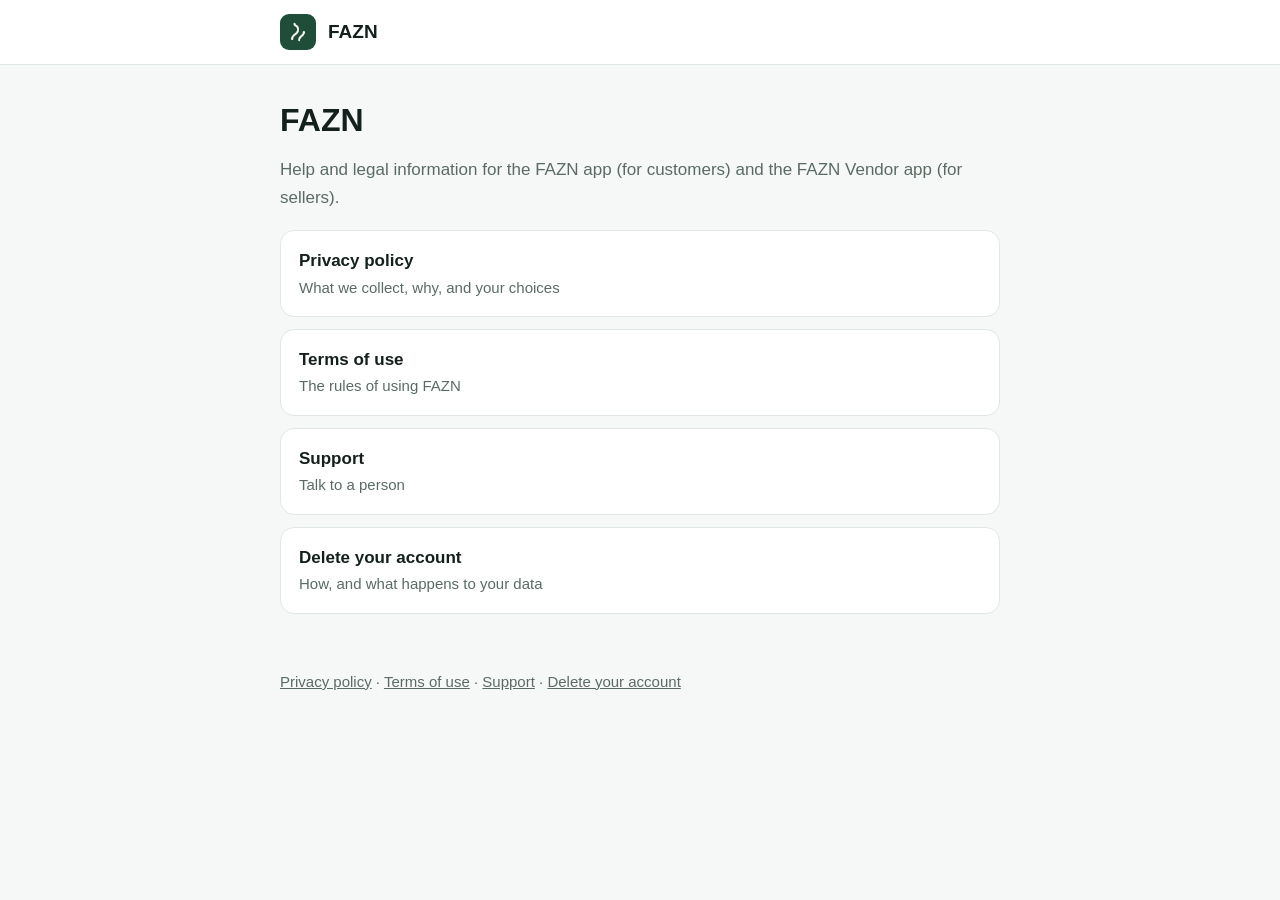
<file: index.html>
<!doctype html>
<html lang="en"><head><meta charset="utf-8"><meta name="viewport" content="width=device-width,initial-scale=1">
<title>FAZN · FAZN</title><meta name="description" content="Help and legal information for the FAZN apps">
<link rel="icon" href="./favicon.png"><link rel="stylesheet" href="./style.css"></head>
<body><header><div class="bar"><img src="./favicon.png" alt=""><a href="./">FAZN</a></div></header>
<main>
<h1>FAZN</h1>
<p class="muted">Help and legal information for the FAZN app (for customers) and the FAZN Vendor app (for sellers).</p>
<div class="grid">
<a href="./privacy/"><strong>Privacy policy</strong><span>What we collect, why, and your choices</span></a>
<a href="./terms/"><strong>Terms of use</strong><span>The rules of using FAZN</span></a>
<a href="./support/"><strong>Support</strong><span>Talk to a person</span></a>
<a href="./delete-account/"><strong>Delete your account</strong><span>How, and what happens to your data</span></a>
</div></main>
<footer><a href="./privacy/">Privacy policy</a> · <a href="./terms/">Terms of use</a> · <a href="./support/">Support</a> · <a href="./delete-account/">Delete your account</a></footer>
</body></html>
</file>
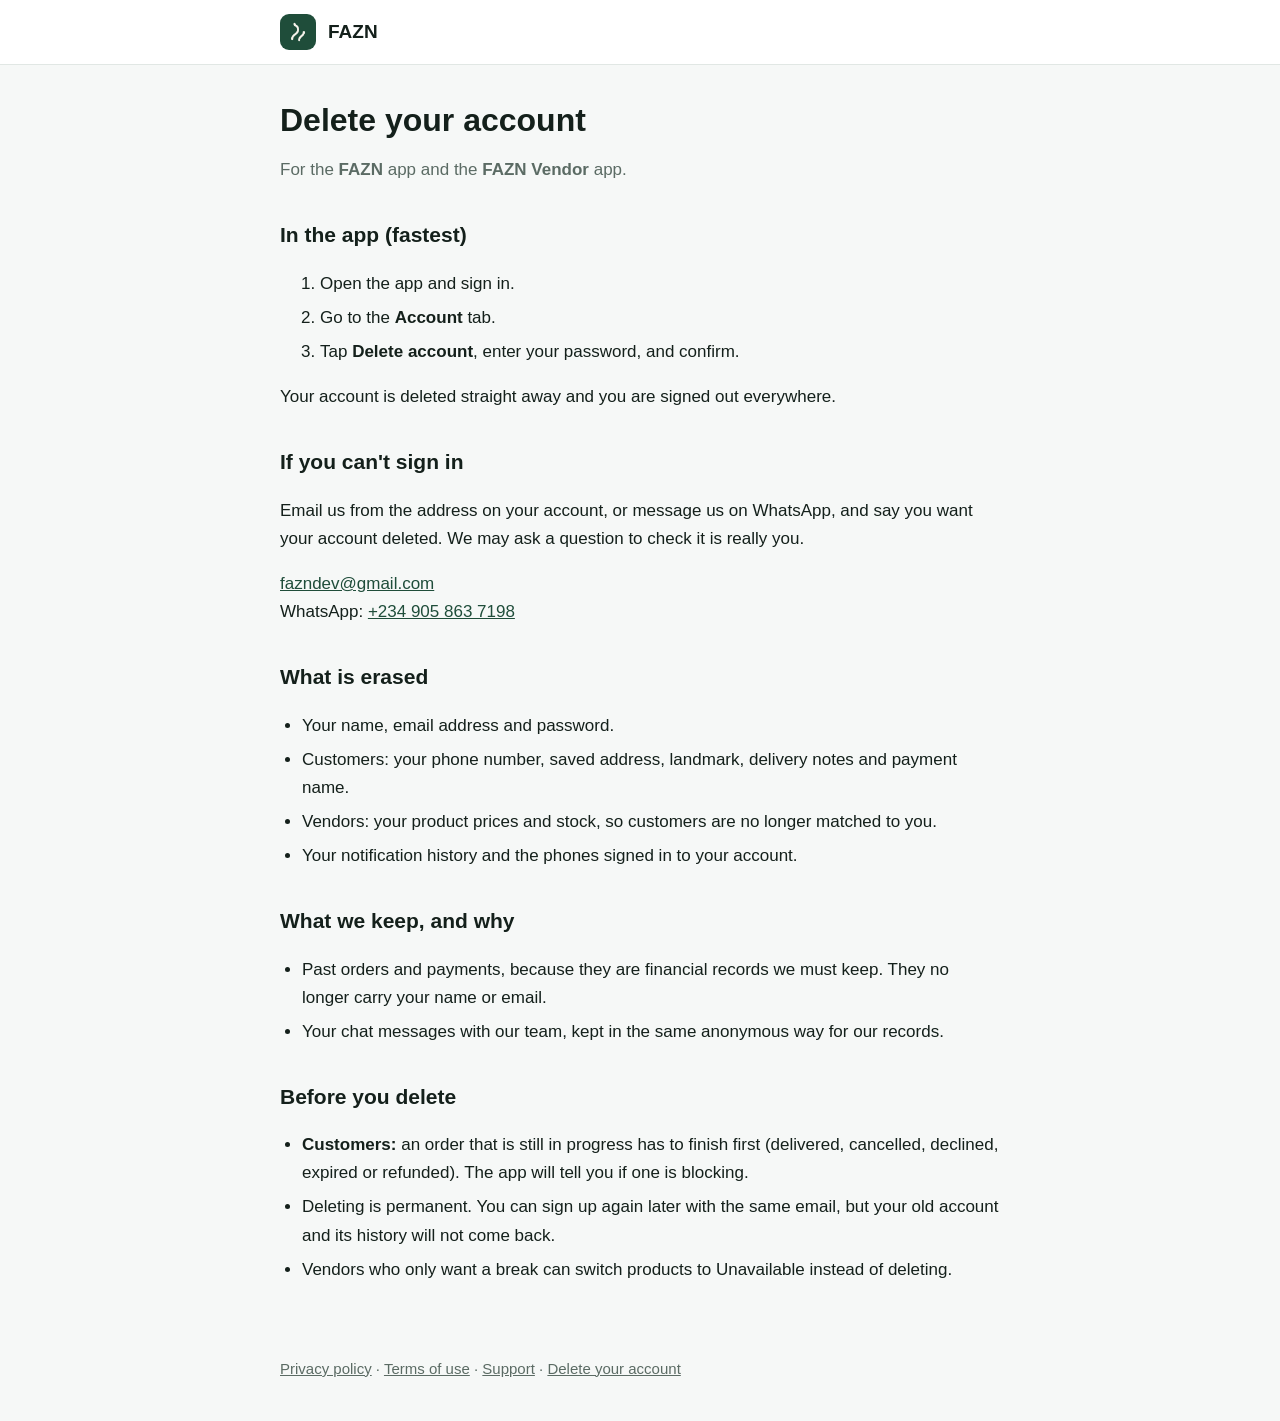
<file: delete-account/index.html>
<!doctype html>
<html lang="en"><head><meta charset="utf-8"><meta name="viewport" content="width=device-width,initial-scale=1">
<title>Delete your account · FAZN</title><meta name="description" content="How to delete your FAZN account">
<link rel="icon" href="../favicon.png"><link rel="stylesheet" href="../style.css"></head>
<body><header><div class="bar"><img src="../favicon.png" alt=""><a href="../">FAZN</a></div></header>
<main>
<h1>Delete your account</h1>
<p class="muted">For the <strong>FAZN</strong> app and the <strong>FAZN Vendor</strong> app.</p>

<h2>In the app (fastest)</h2>
<ol><li>Open the app and sign in.</li><li>Go to the <strong>Account</strong> tab.</li><li>Tap <strong>Delete account</strong>, enter your password, and confirm.</li></ol>
<p>Your account is deleted straight away and you are signed out everywhere.</p>

<h2>If you can't sign in</h2>
<p>Email us from the address on your account, or message us on WhatsApp, and say you want your account deleted. We may ask a question to check it is really you.</p><p><a href="mailto:fazndev@gmail.com">fazndev@gmail.com</a><br>WhatsApp: <a href="https://wa.me/2349058637198">+234 905 863 7198</a></p>

<h2>What is erased</h2>
<ul><li>Your name, email address and password.</li>
<li>Customers: your phone number, saved address, landmark, delivery notes and payment name.</li>
<li>Vendors: your product prices and stock, so customers are no longer matched to you.</li>
<li>Your notification history and the phones signed in to your account.</li></ul>

<h2>What we keep, and why</h2>
<ul><li>Past orders and payments, because they are financial records we must keep. They no longer carry your name or email.</li>
<li>Your chat messages with our team, kept in the same anonymous way for our records.</li></ul>

<h2>Before you delete</h2>
<ul><li><strong>Customers:</strong> an order that is still in progress has to finish first (delivered, cancelled, declined, expired or refunded). The app will tell you if one is blocking.</li>
<li>Deleting is permanent. You can sign up again later with the same email, but your old account and its history will not come back.</li>
<li>Vendors who only want a break can switch products to Unavailable instead of deleting.</li></ul>
</main>
<footer><a href="../privacy/">Privacy policy</a> · <a href="../terms/">Terms of use</a> · <a href="../support/">Support</a> · <a href="../delete-account/">Delete your account</a></footer>
</body></html>
</file>
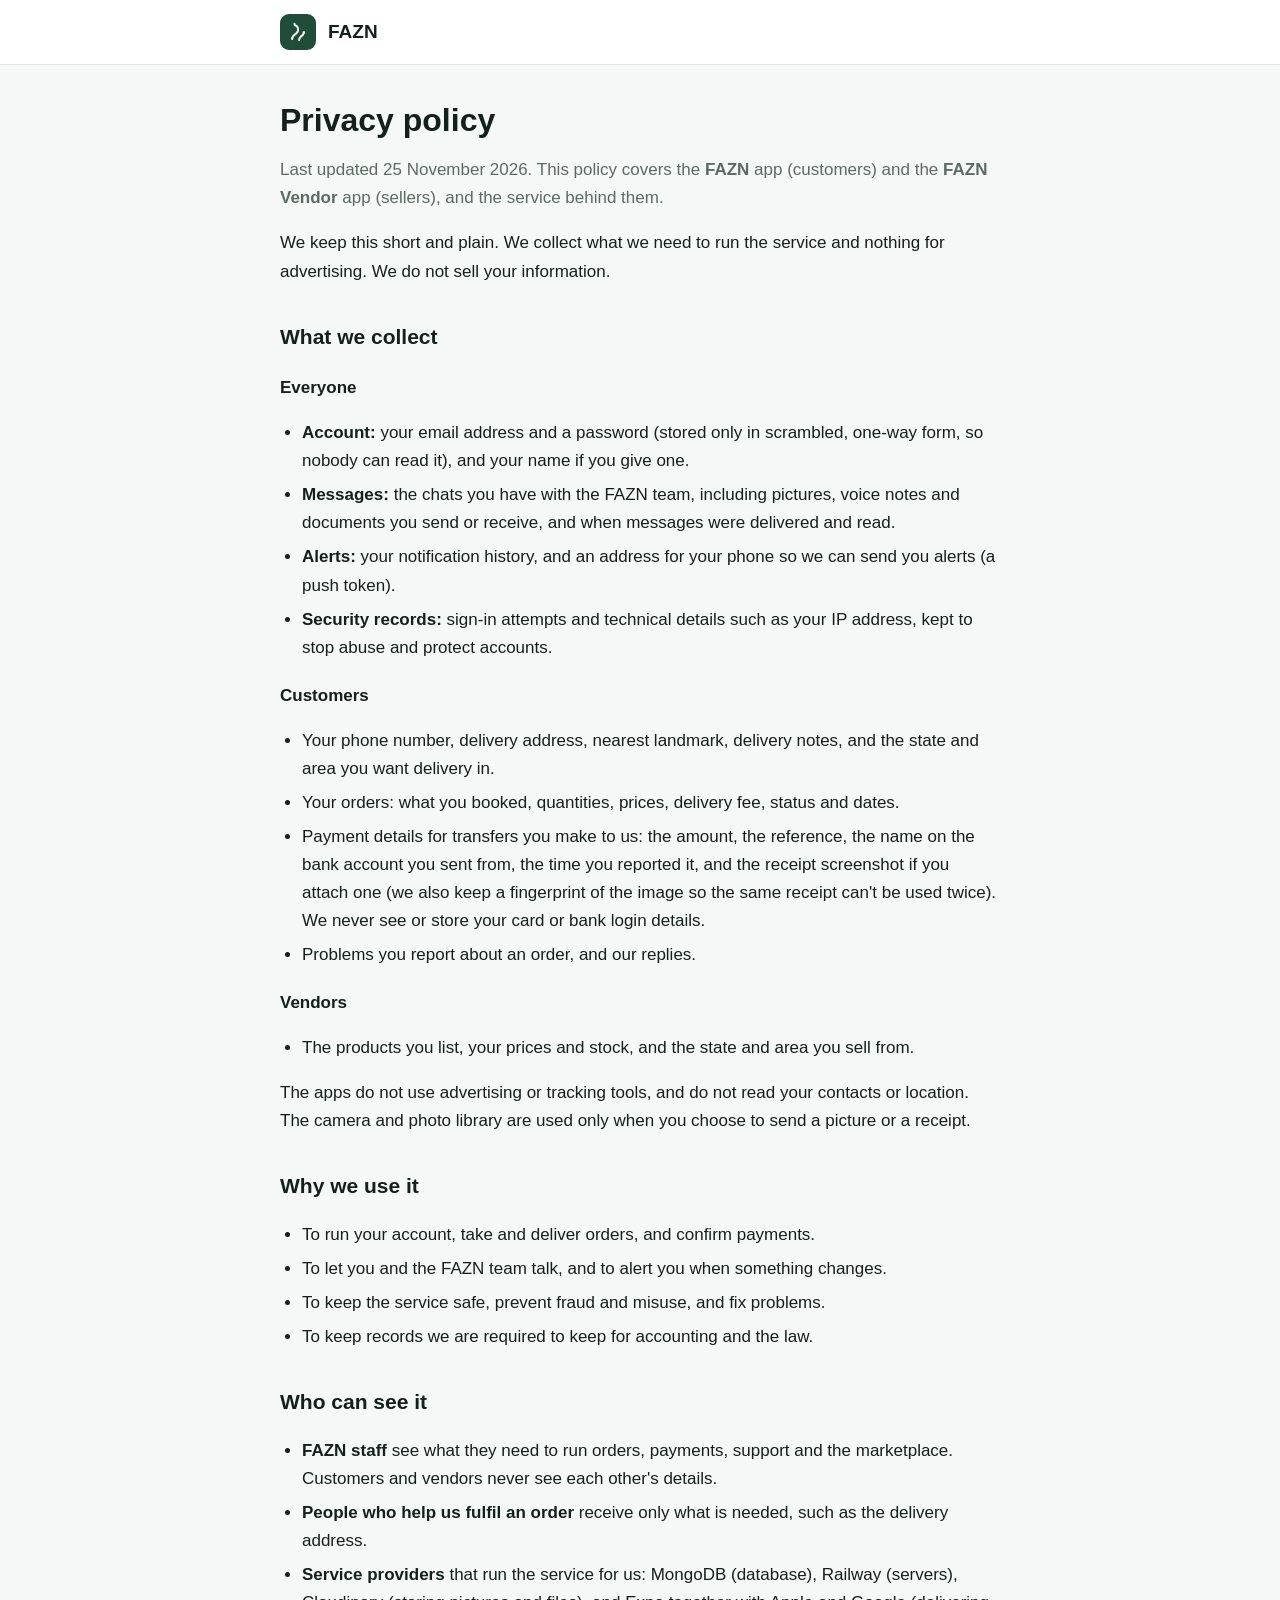
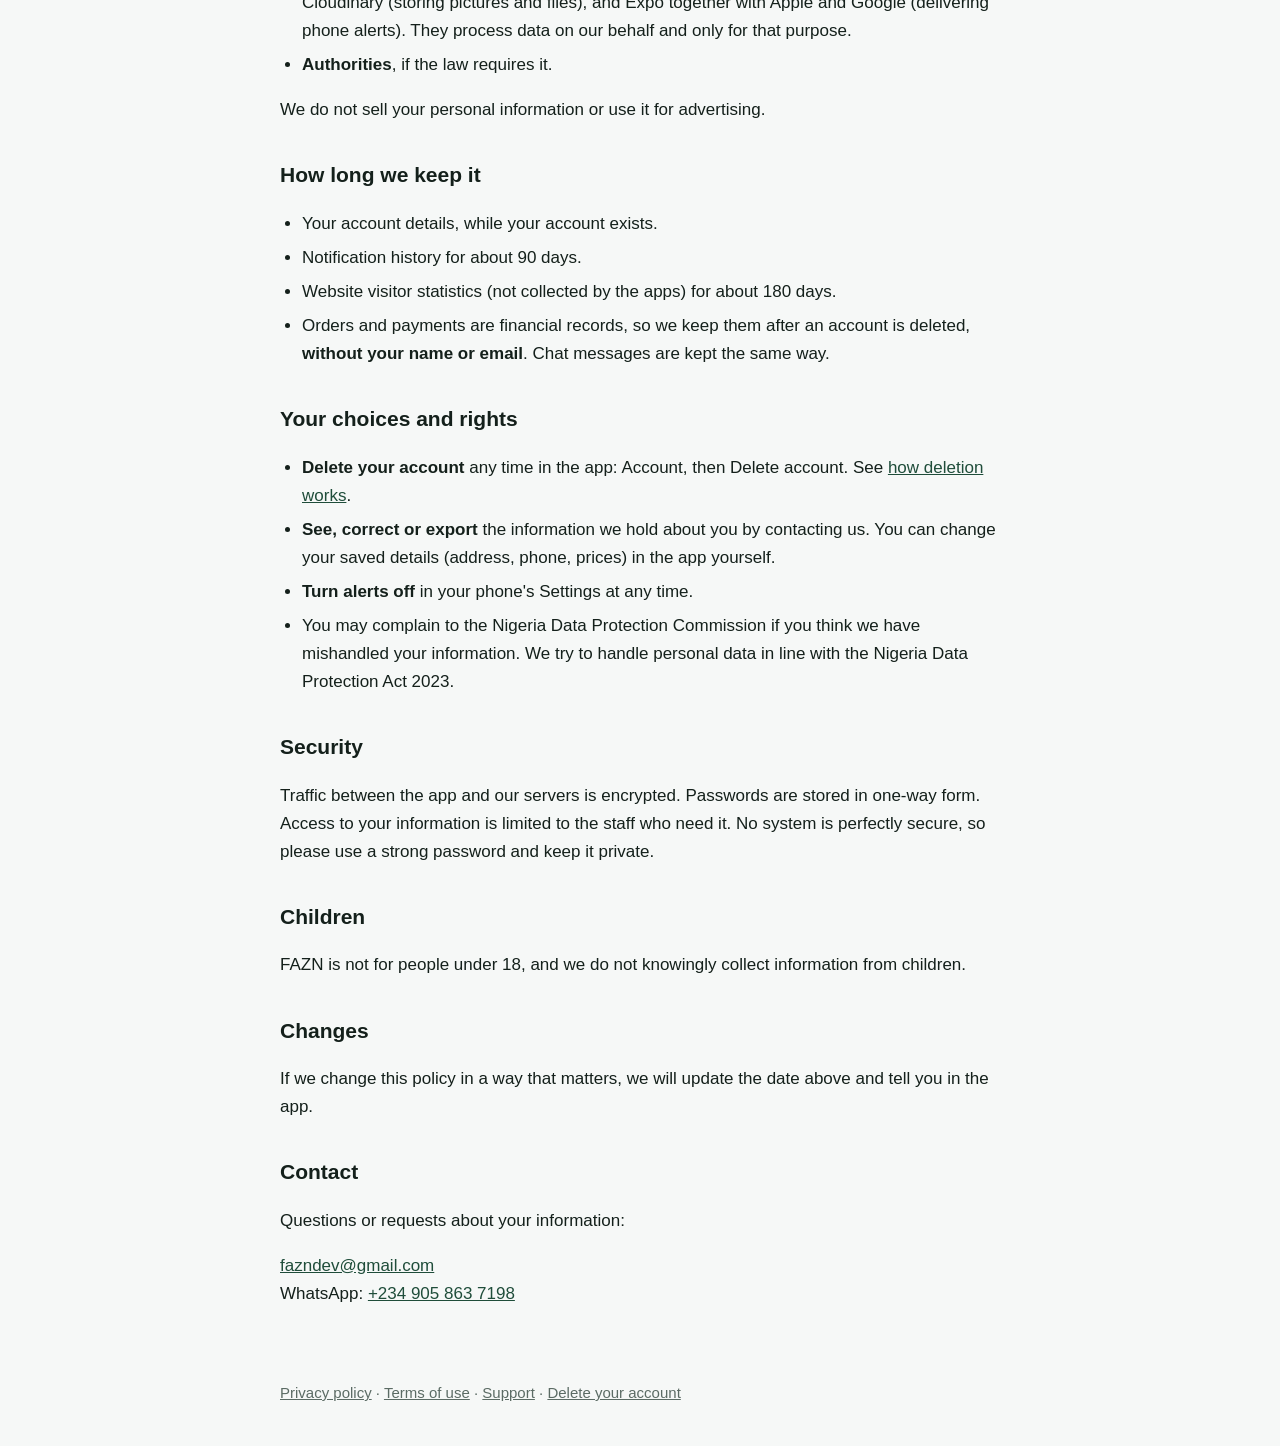
<file: privacy/index.html>
<!doctype html>
<html lang="en"><head><meta charset="utf-8"><meta name="viewport" content="width=device-width,initial-scale=1">
<title>Privacy policy · FAZN</title><meta name="description" content="How FAZN handles your information">
<link rel="icon" href="../favicon.png"><link rel="stylesheet" href="../style.css"></head>
<body><header><div class="bar"><img src="../favicon.png" alt=""><a href="../">FAZN</a></div></header>
<main>
<h1>Privacy policy</h1>
<p class="muted">Last updated 25 November 2026. This policy covers the <strong>FAZN</strong> app (customers) and the <strong>FAZN Vendor</strong> app (sellers), and the service behind them.</p>
<p>We keep this short and plain. We collect what we need to run the service and nothing for advertising. We do not sell your information.</p>

<h2>What we collect</h2>
<h3>Everyone</h3>
<ul><li><strong>Account:</strong> your email address and a password (stored only in scrambled, one-way form, so nobody can read it), and your name if you give one.</li>
<li><strong>Messages:</strong> the chats you have with the FAZN team, including pictures, voice notes and documents you send or receive, and when messages were delivered and read.</li>
<li><strong>Alerts:</strong> your notification history, and an address for your phone so we can send you alerts (a push token).</li>
<li><strong>Security records:</strong> sign-in attempts and technical details such as your IP address, kept to stop abuse and protect accounts.</li></ul>
<h3>Customers</h3>
<ul><li>Your phone number, delivery address, nearest landmark, delivery notes, and the state and area you want delivery in.</li>
<li>Your orders: what you booked, quantities, prices, delivery fee, status and dates.</li>
<li>Payment details for transfers you make to us: the amount, the reference, the name on the bank account you sent from, the time you reported it, and the receipt screenshot if you attach one (we also keep a fingerprint of the image so the same receipt can't be used twice). We never see or store your card or bank login details.</li>
<li>Problems you report about an order, and our replies.</li></ul>
<h3>Vendors</h3>
<ul><li>The products you list, your prices and stock, and the state and area you sell from.</li></ul>
<p>The apps do not use advertising or tracking tools, and do not read your contacts or location. The camera and photo library are used only when you choose to send a picture or a receipt.</p>

<h2>Why we use it</h2>
<ul><li>To run your account, take and deliver orders, and confirm payments.</li>
<li>To let you and the FAZN team talk, and to alert you when something changes.</li>
<li>To keep the service safe, prevent fraud and misuse, and fix problems.</li>
<li>To keep records we are required to keep for accounting and the law.</li></ul>

<h2>Who can see it</h2>
<ul><li><strong>FAZN staff</strong> see what they need to run orders, payments, support and the marketplace. Customers and vendors never see each other's details.</li>
<li><strong>People who help us fulfil an order</strong> receive only what is needed, such as the delivery address.</li>
<li><strong>Service providers</strong> that run the service for us: MongoDB (database), Railway (servers), Cloudinary (storing pictures and files), and Expo together with Apple and Google (delivering phone alerts). They process data on our behalf and only for that purpose.</li>
<li><strong>Authorities</strong>, if the law requires it.</li></ul>
<p>We do not sell your personal information or use it for advertising.</p>

<h2>How long we keep it</h2>
<ul><li>Your account details, while your account exists.</li>
<li>Notification history for about 90 days.</li>
<li>Website visitor statistics (not collected by the apps) for about 180 days.</li>
<li>Orders and payments are financial records, so we keep them after an account is deleted, <strong>without your name or email</strong>. Chat messages are kept the same way.</li></ul>

<h2>Your choices and rights</h2>
<ul><li><strong>Delete your account</strong> any time in the app: Account, then Delete account. See <a href="../delete-account/">how deletion works</a>.</li>
<li><strong>See, correct or export</strong> the information we hold about you by contacting us. You can change your saved details (address, phone, prices) in the app yourself.</li>
<li><strong>Turn alerts off</strong> in your phone's Settings at any time.</li>
<li>You may complain to the Nigeria Data Protection Commission if you think we have mishandled your information. We try to handle personal data in line with the Nigeria Data Protection Act 2023.</li></ul>

<h2>Security</h2>
<p>Traffic between the app and our servers is encrypted. Passwords are stored in one-way form. Access to your information is limited to the staff who need it. No system is perfectly secure, so please use a strong password and keep it private.</p>

<h2>Children</h2>
<p>FAZN is not for people under 18, and we do not knowingly collect information from children.</p>

<h2>Changes</h2>
<p>If we change this policy in a way that matters, we will update the date above and tell you in the app.</p>

<h2>Contact</h2>
<p>Questions or requests about your information:</p><p><a href="mailto:fazndev@gmail.com">fazndev@gmail.com</a><br>WhatsApp: <a href="https://wa.me/2349058637198">+234 905 863 7198</a></p>
</main>
<footer><a href="../privacy/">Privacy policy</a> · <a href="../terms/">Terms of use</a> · <a href="../support/">Support</a> · <a href="../delete-account/">Delete your account</a></footer>
</body></html>
</file>
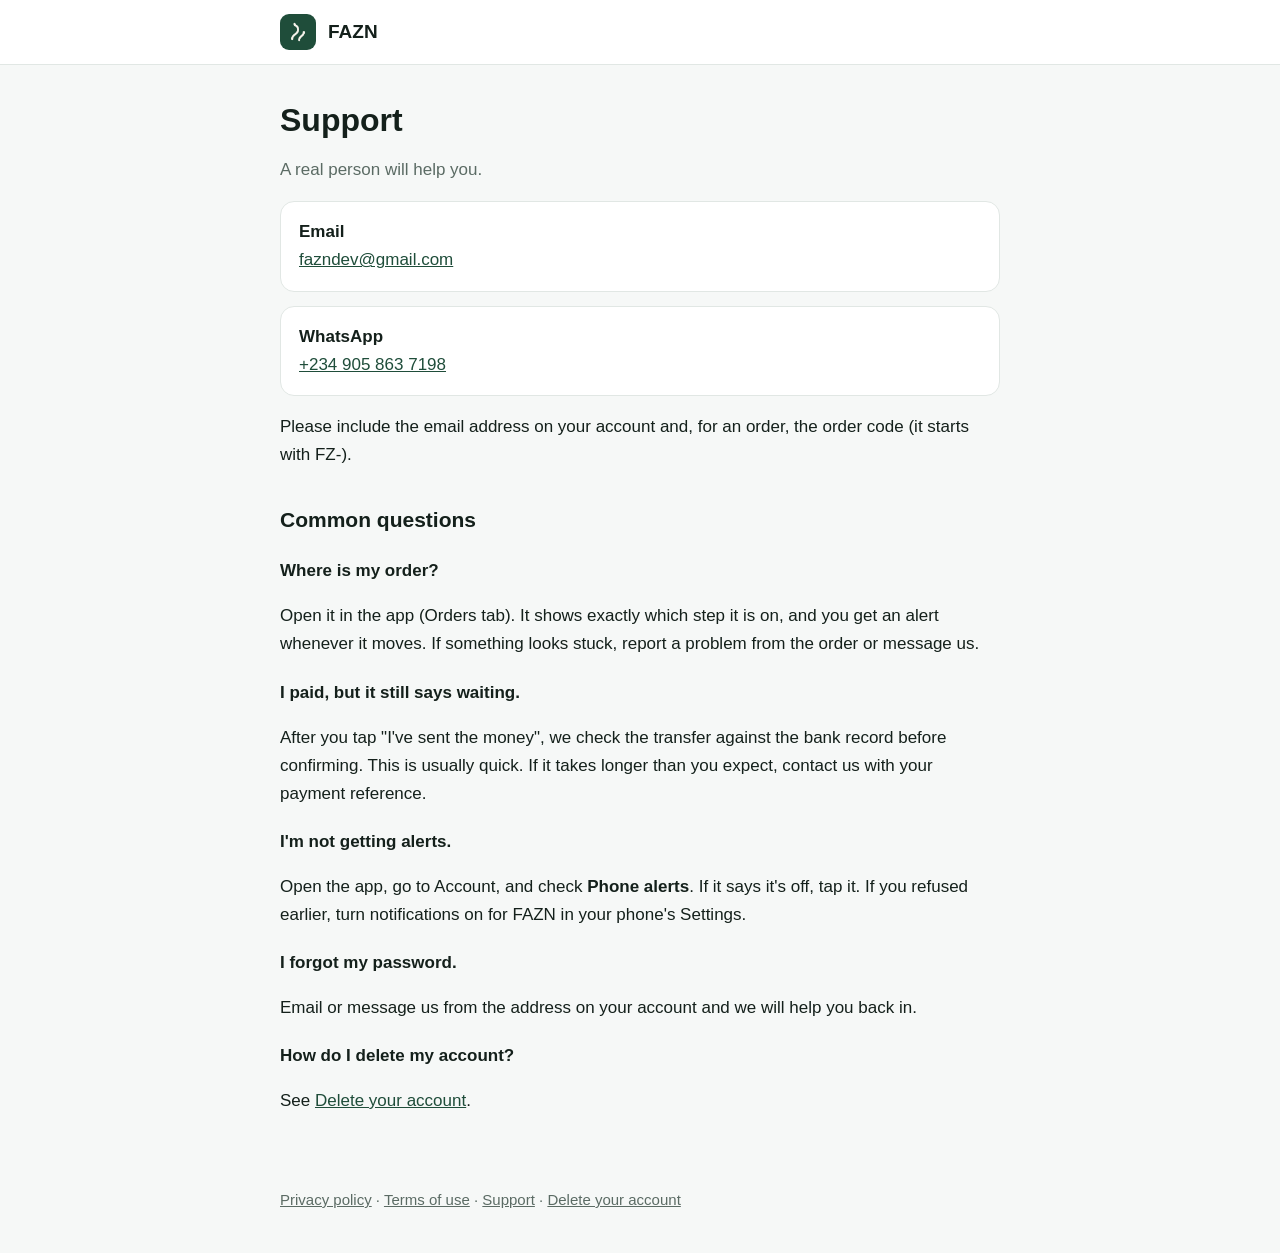
<file: support/index.html>
<!doctype html>
<html lang="en"><head><meta charset="utf-8"><meta name="viewport" content="width=device-width,initial-scale=1">
<title>Support · FAZN</title><meta name="description" content="Contact FAZN support">
<link rel="icon" href="../favicon.png"><link rel="stylesheet" href="../style.css"></head>
<body><header><div class="bar"><img src="../favicon.png" alt=""><a href="../">FAZN</a></div></header>
<main>
<h1>Support</h1>
<p class="muted">A real person will help you.</p>
<div class="card"><strong>Email</strong><br><a href="mailto:fazndev@gmail.com">fazndev@gmail.com</a></div>
<div class="card"><strong>WhatsApp</strong><br><a href="https://wa.me/2349058637198">+234 905 863 7198</a></div>
<p>Please include the email address on your account and, for an order, the order code (it starts with FZ-).</p>

<h2>Common questions</h2>
<h3>Where is my order?</h3><p>Open it in the app (Orders tab). It shows exactly which step it is on, and you get an alert whenever it moves. If something looks stuck, report a problem from the order or message us.</p>
<h3>I paid, but it still says waiting.</h3><p>After you tap "I've sent the money", we check the transfer against the bank record before confirming. This is usually quick. If it takes longer than you expect, contact us with your payment reference.</p>
<h3>I'm not getting alerts.</h3><p>Open the app, go to Account, and check <strong>Phone alerts</strong>. If it says it's off, tap it. If you refused earlier, turn notifications on for FAZN in your phone's Settings.</p>
<h3>I forgot my password.</h3><p>Email or message us from the address on your account and we will help you back in.</p>
<h3>How do I delete my account?</h3><p>See <a href="../delete-account/">Delete your account</a>.</p>
</main>
<footer><a href="../privacy/">Privacy policy</a> · <a href="../terms/">Terms of use</a> · <a href="../support/">Support</a> · <a href="../delete-account/">Delete your account</a></footer>
</body></html>
</file>
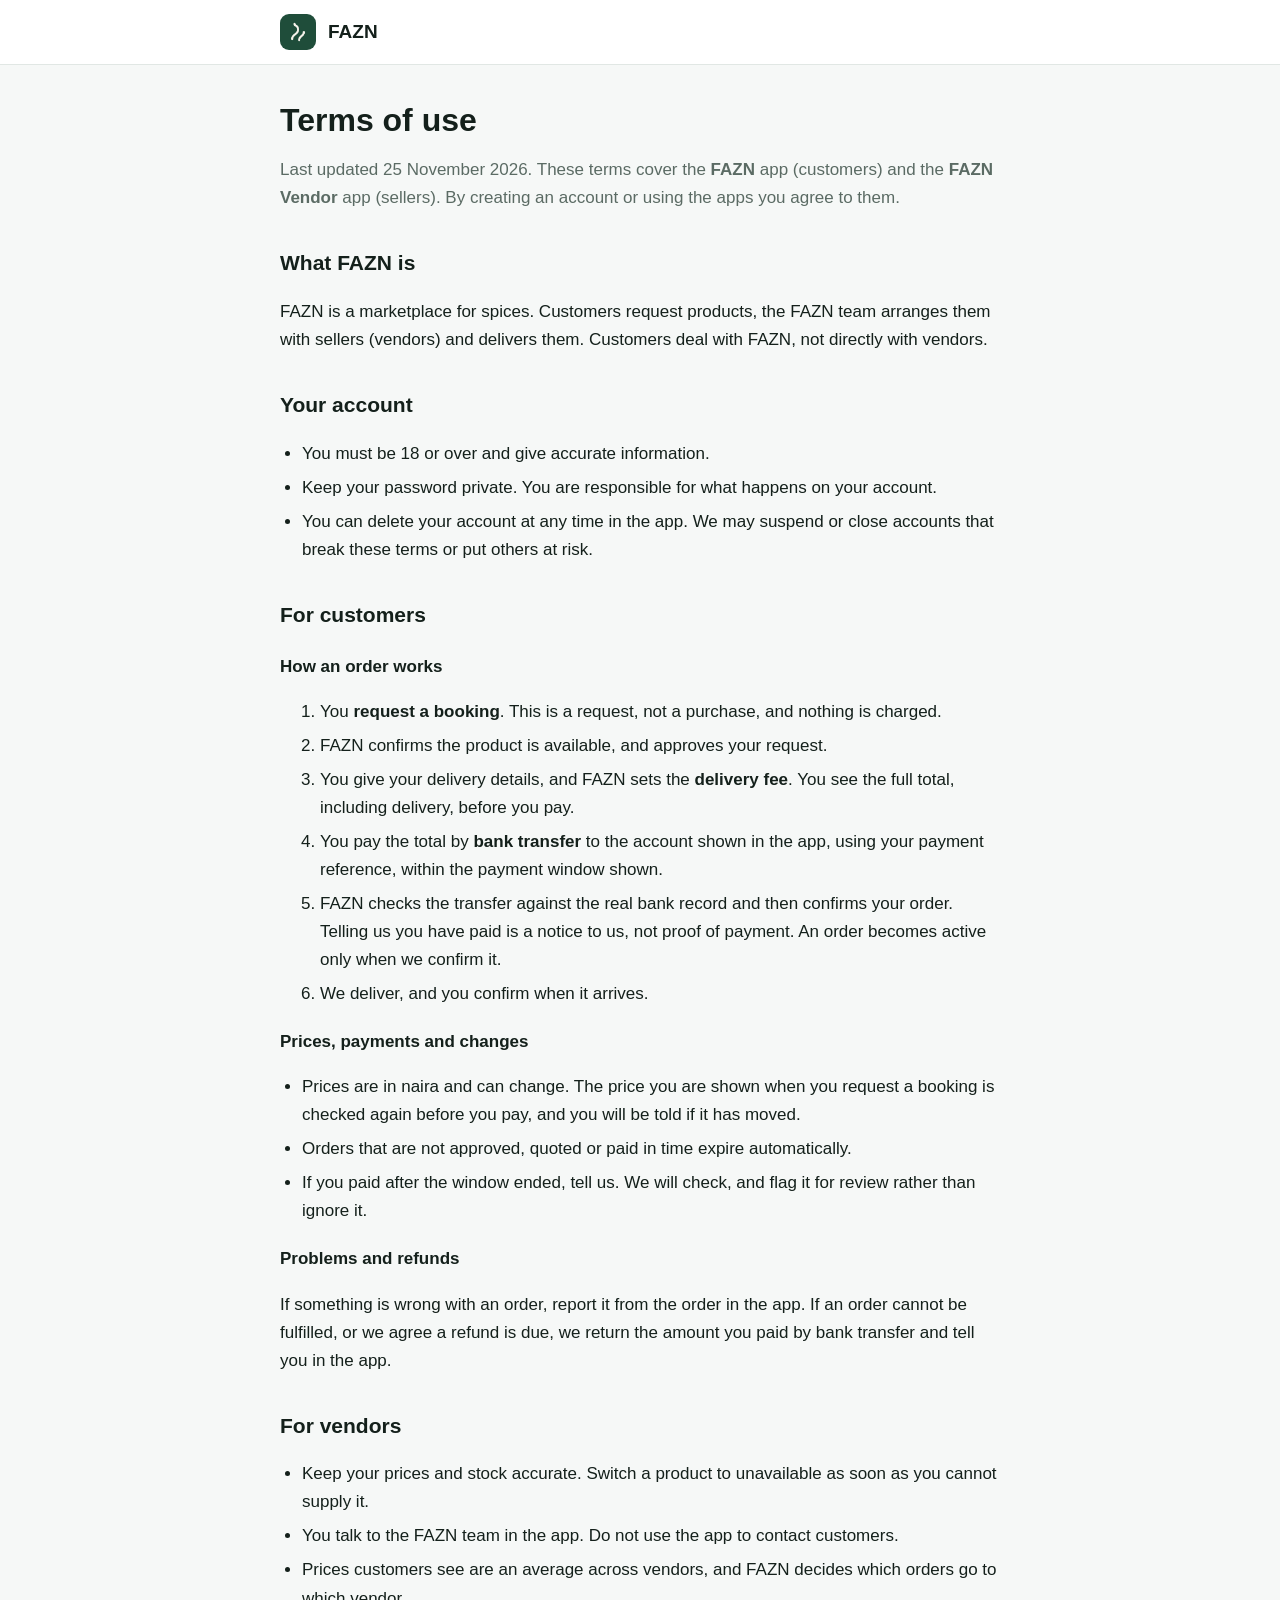
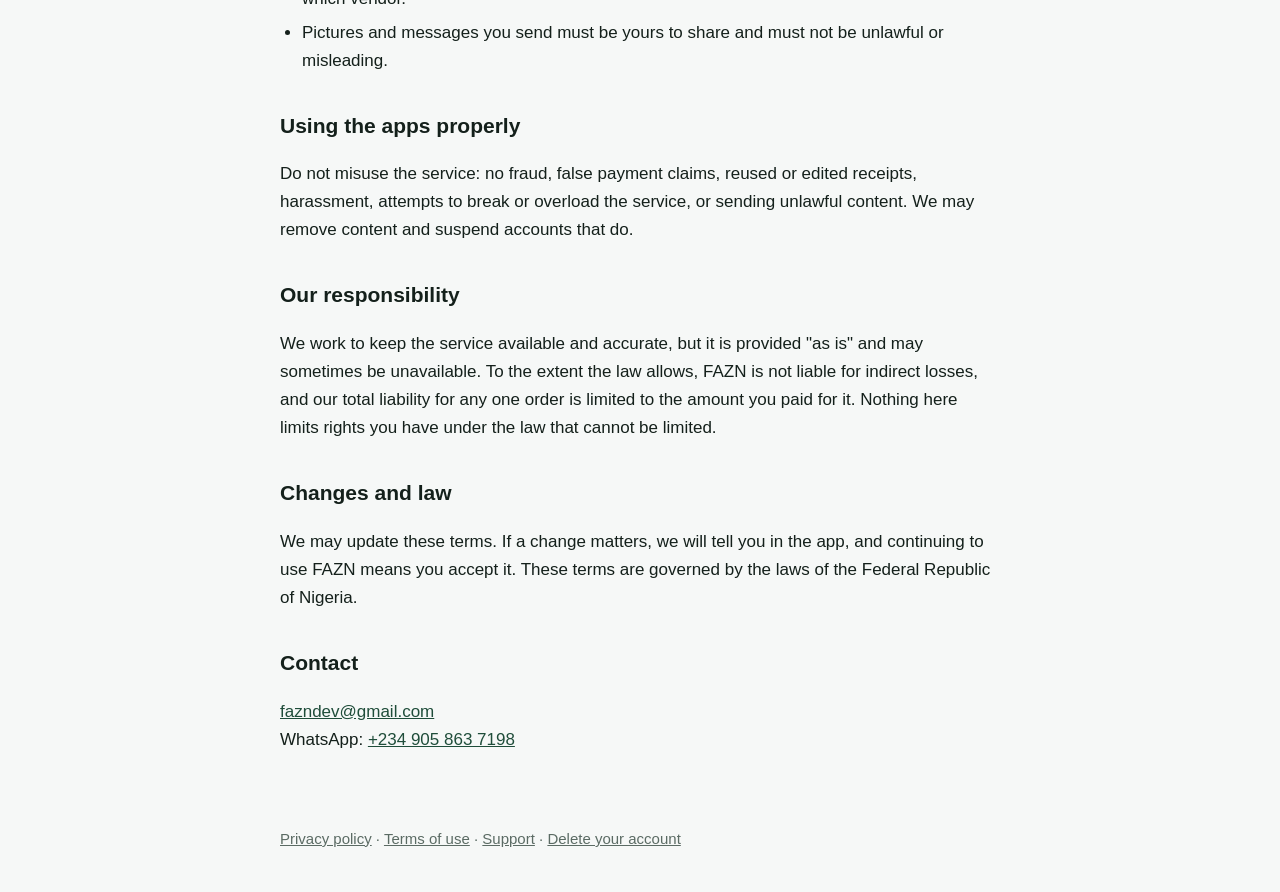
<file: terms/index.html>
<!doctype html>
<html lang="en"><head><meta charset="utf-8"><meta name="viewport" content="width=device-width,initial-scale=1">
<title>Terms of use · FAZN</title><meta name="description" content="The rules of using FAZN">
<link rel="icon" href="../favicon.png"><link rel="stylesheet" href="../style.css"></head>
<body><header><div class="bar"><img src="../favicon.png" alt=""><a href="../">FAZN</a></div></header>
<main>
<h1>Terms of use</h1>
<p class="muted">Last updated 25 November 2026. These terms cover the <strong>FAZN</strong> app (customers) and the <strong>FAZN Vendor</strong> app (sellers). By creating an account or using the apps you agree to them.</p>

<h2>What FAZN is</h2>
<p>FAZN is a marketplace for spices. Customers request products, the FAZN team arranges them with sellers (vendors) and delivers them. Customers deal with FAZN, not directly with vendors.</p>

<h2>Your account</h2>
<ul><li>You must be 18 or over and give accurate information.</li>
<li>Keep your password private. You are responsible for what happens on your account.</li>
<li>You can delete your account at any time in the app. We may suspend or close accounts that break these terms or put others at risk.</li></ul>

<h2>For customers</h2>
<h3>How an order works</h3>
<ol><li>You <strong>request a booking</strong>. This is a request, not a purchase, and nothing is charged.</li>
<li>FAZN confirms the product is available, and approves your request.</li>
<li>You give your delivery details, and FAZN sets the <strong>delivery fee</strong>. You see the full total, including delivery, before you pay.</li>
<li>You pay the total by <strong>bank transfer</strong> to the account shown in the app, using your payment reference, within the payment window shown.</li>
<li>FAZN checks the transfer against the real bank record and then confirms your order. Telling us you have paid is a notice to us, not proof of payment. An order becomes active only when we confirm it.</li>
<li>We deliver, and you confirm when it arrives.</li></ol>
<h3>Prices, payments and changes</h3>
<ul><li>Prices are in naira and can change. The price you are shown when you request a booking is checked again before you pay, and you will be told if it has moved.</li>
<li>Orders that are not approved, quoted or paid in time expire automatically.</li>
<li>If you paid after the window ended, tell us. We will check, and flag it for review rather than ignore it.</li></ul>
<h3>Problems and refunds</h3>
<p>If something is wrong with an order, report it from the order in the app. If an order cannot be fulfilled, or we agree a refund is due, we return the amount you paid by bank transfer and tell you in the app.</p>

<h2>For vendors</h2>
<ul><li>Keep your prices and stock accurate. Switch a product to unavailable as soon as you cannot supply it.</li>
<li>You talk to the FAZN team in the app. Do not use the app to contact customers.</li>
<li>Prices customers see are an average across vendors, and FAZN decides which orders go to which vendor.</li>
<li>Pictures and messages you send must be yours to share and must not be unlawful or misleading.</li></ul>

<h2>Using the apps properly</h2>
<p>Do not misuse the service: no fraud, false payment claims, reused or edited receipts, harassment, attempts to break or overload the service, or sending unlawful content. We may remove content and suspend accounts that do.</p>

<h2>Our responsibility</h2>
<p>We work to keep the service available and accurate, but it is provided "as is" and may sometimes be unavailable. To the extent the law allows, FAZN is not liable for indirect losses, and our total liability for any one order is limited to the amount you paid for it. Nothing here limits rights you have under the law that cannot be limited.</p>

<h2>Changes and law</h2>
<p>We may update these terms. If a change matters, we will tell you in the app, and continuing to use FAZN means you accept it. These terms are governed by the laws of the Federal Republic of Nigeria.</p>

<h2>Contact</h2><p><a href="mailto:fazndev@gmail.com">fazndev@gmail.com</a><br>WhatsApp: <a href="https://wa.me/2349058637198">+234 905 863 7198</a></p>
</main>
<footer><a href="../privacy/">Privacy policy</a> · <a href="../terms/">Terms of use</a> · <a href="../support/">Support</a> · <a href="../delete-account/">Delete your account</a></footer>
</body></html>
</file>
<file: style.css>
:root{--bg:#F6F8F7;--surface:#fff;--text:#14201B;--muted:#5B6B64;--primary:#1F4D3A;--border:#E1E7E4;--soft:#E3EFE9}
@media(prefers-color-scheme:dark){:root{--bg:#0B1210;--surface:#121B18;--text:#EAF2EE;--muted:#9DB0A8;--primary:#6FCF97;--border:#22302B;--soft:#16261F}}
*{box-sizing:border-box}html{-webkit-text-size-adjust:100%}
body{margin:0;background:var(--bg);color:var(--text);font:17px/1.65 -apple-system,BlinkMacSystemFont,"Segoe UI",Roboto,Helvetica,Arial,sans-serif}
header{background:var(--surface);border-bottom:1px solid var(--border)}
.bar{max-width:760px;margin:0 auto;padding:14px 20px;display:flex;align-items:center;gap:12px}
.bar img{width:36px;height:36px;border-radius:9px}.bar a{color:var(--text);text-decoration:none;font-weight:700;font-size:19px}
main{max-width:760px;margin:0 auto;padding:28px 20px 56px}
h1{font-size:32px;line-height:1.2;margin:8px 0 6px}h2{font-size:21px;margin:34px 0 8px}h3{font-size:17px;margin:20px 0 4px}
p,li{color:var(--text)}.muted{color:var(--muted)}a{color:var(--primary)}
ul{padding-left:22px}li{margin:6px 0}
.card{background:var(--surface);border:1px solid var(--border);border-radius:14px;padding:16px 18px;margin:14px 0}
.grid{display:grid;gap:12px;margin-top:18px}
.grid a{display:block;background:var(--surface);border:1px solid var(--border);border-radius:14px;padding:16px 18px;text-decoration:none;color:var(--text)}
.grid a span{display:block;color:var(--muted);font-size:15px}
table{border-collapse:collapse;width:100%;margin:12px 0;font-size:16px}th,td{text-align:left;vertical-align:top;border-bottom:1px solid var(--border);padding:10px 8px}th{color:var(--muted);font-weight:600}
footer{max-width:760px;margin:0 auto;padding:0 20px 40px;color:var(--muted);font-size:15px}footer a{color:var(--muted)}
</file>
